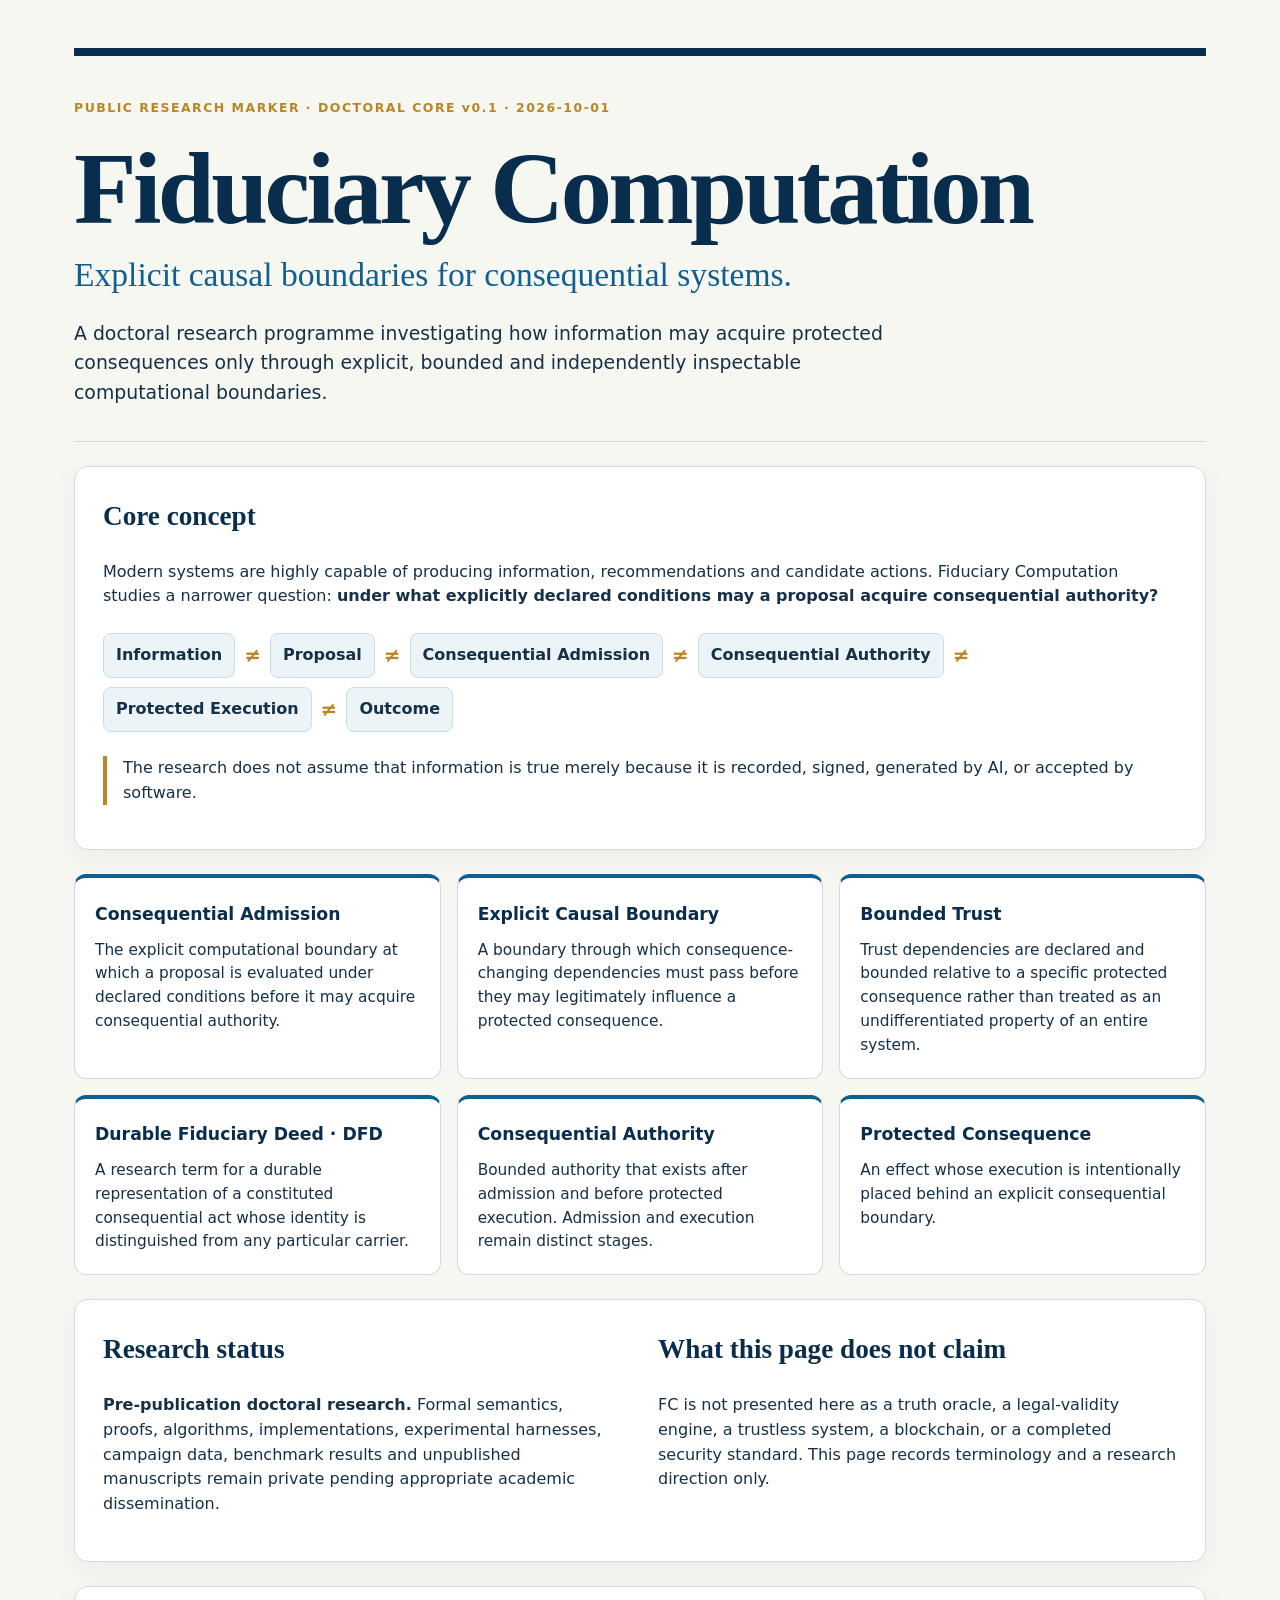
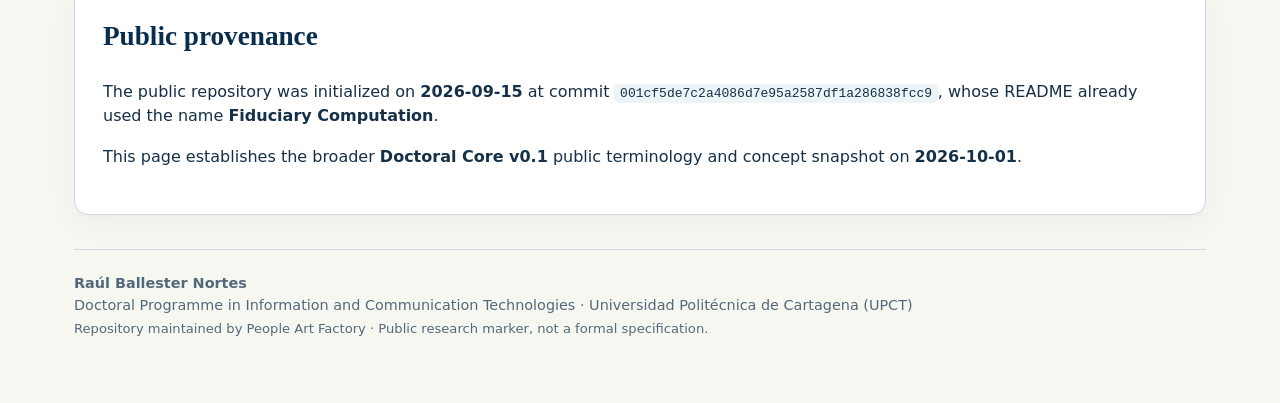
<file: docs/index.html>
<!doctype html>
<html lang="en">
<head>
  <meta charset="utf-8">
  <meta name="viewport" content="width=device-width,initial-scale=1">
  <meta name="description" content="Fiduciary Computation — public doctoral research marker for explicit causal boundaries in consequential systems.">
  <meta name="author" content="Raúl Ballester Nortes">
  <title>Fiduciary Computation — Public Research Marker</title>
  <link rel="stylesheet" href="style.css">
</head>
<body>
  <main>
    <header class="hero">
      <div class="eyebrow">PUBLIC RESEARCH MARKER · DOCTORAL CORE v0.1 · 2026-10-01</div>
      <h1>Fiduciary Computation</h1>
      <p class="subtitle">Explicit causal boundaries for consequential systems.</p>
      <p class="lead">A doctoral research programme investigating how information may acquire protected consequences only through explicit, bounded and independently inspectable computational boundaries.</p>
    </header>

    <section class="panel">
      <h2>Core concept</h2>
      <p>Modern systems are highly capable of producing information, recommendations and candidate actions. Fiduciary Computation studies a narrower question: <strong>under what explicitly declared conditions may a proposal acquire consequential authority?</strong></p>
      <div class="chain" aria-label="Conceptual separation">
        <span>Information</span><b>≠</b><span>Proposal</span><b>≠</b><span>Consequential Admission</span><b>≠</b><span>Consequential Authority</span><b>≠</b><span>Protected Execution</span><b>≠</b><span>Outcome</span>
      </div>
      <p class="note">The research does not assume that information is true merely because it is recorded, signed, generated by AI, or accepted by software.</p>
    </section>

    <section class="grid">
      <article class="card">
        <h3>Consequential Admission</h3>
        <p>The explicit computational boundary at which a proposal is evaluated under declared conditions before it may acquire consequential authority.</p>
      </article>
      <article class="card">
        <h3>Explicit Causal Boundary</h3>
        <p>A boundary through which consequence-changing dependencies must pass before they may legitimately influence a protected consequence.</p>
      </article>
      <article class="card">
        <h3>Bounded Trust</h3>
        <p>Trust dependencies are declared and bounded relative to a specific protected consequence rather than treated as an undifferentiated property of an entire system.</p>
      </article>
      <article class="card">
        <h3>Durable Fiduciary Deed · DFD</h3>
        <p>A research term for a durable representation of a constituted consequential act whose identity is distinguished from any particular carrier.</p>
      </article>
      <article class="card">
        <h3>Consequential Authority</h3>
        <p>Bounded authority that exists after admission and before protected execution. Admission and execution remain distinct stages.</p>
      </article>
      <article class="card">
        <h3>Protected Consequence</h3>
        <p>An effect whose execution is intentionally placed behind an explicit consequential boundary.</p>
      </article>
    </section>

    <section class="panel split">
      <div>
        <h2>Research status</h2>
        <p><strong>Pre-publication doctoral research.</strong> Formal semantics, proofs, algorithms, implementations, experimental harnesses, campaign data, benchmark results and unpublished manuscripts remain private pending appropriate academic dissemination.</p>
      </div>
      <div>
        <h2>What this page does not claim</h2>
        <p>FC is not presented here as a truth oracle, a legal-validity engine, a trustless system, a blockchain, or a completed security standard. This page records terminology and a research direction only.</p>
      </div>
    </section>

    <section class="panel provenance">
      <h2>Public provenance</h2>
      <p>The public repository was initialized on <strong>2026-09-15</strong> at commit <code>001cf5de7c2a4086d7e95a2587df1a286838fcc9</code>, whose README already used the name <strong>Fiduciary Computation</strong>.</p>
      <p>This page establishes the broader <strong>Doctoral Core v0.1</strong> public terminology and concept snapshot on <strong>2026-10-01</strong>.</p>
    </section>

    <footer>
      <strong>Raúl Ballester Nortes</strong><br>
      Doctoral Programme in Information and Communication Technologies · Universidad Politécnica de Cartagena (UPCT)<br>
      <span>Repository maintained by People Art Factory · Public research marker, not a formal specification.</span>
    </footer>
  </main>
</body>
</html>
</file>
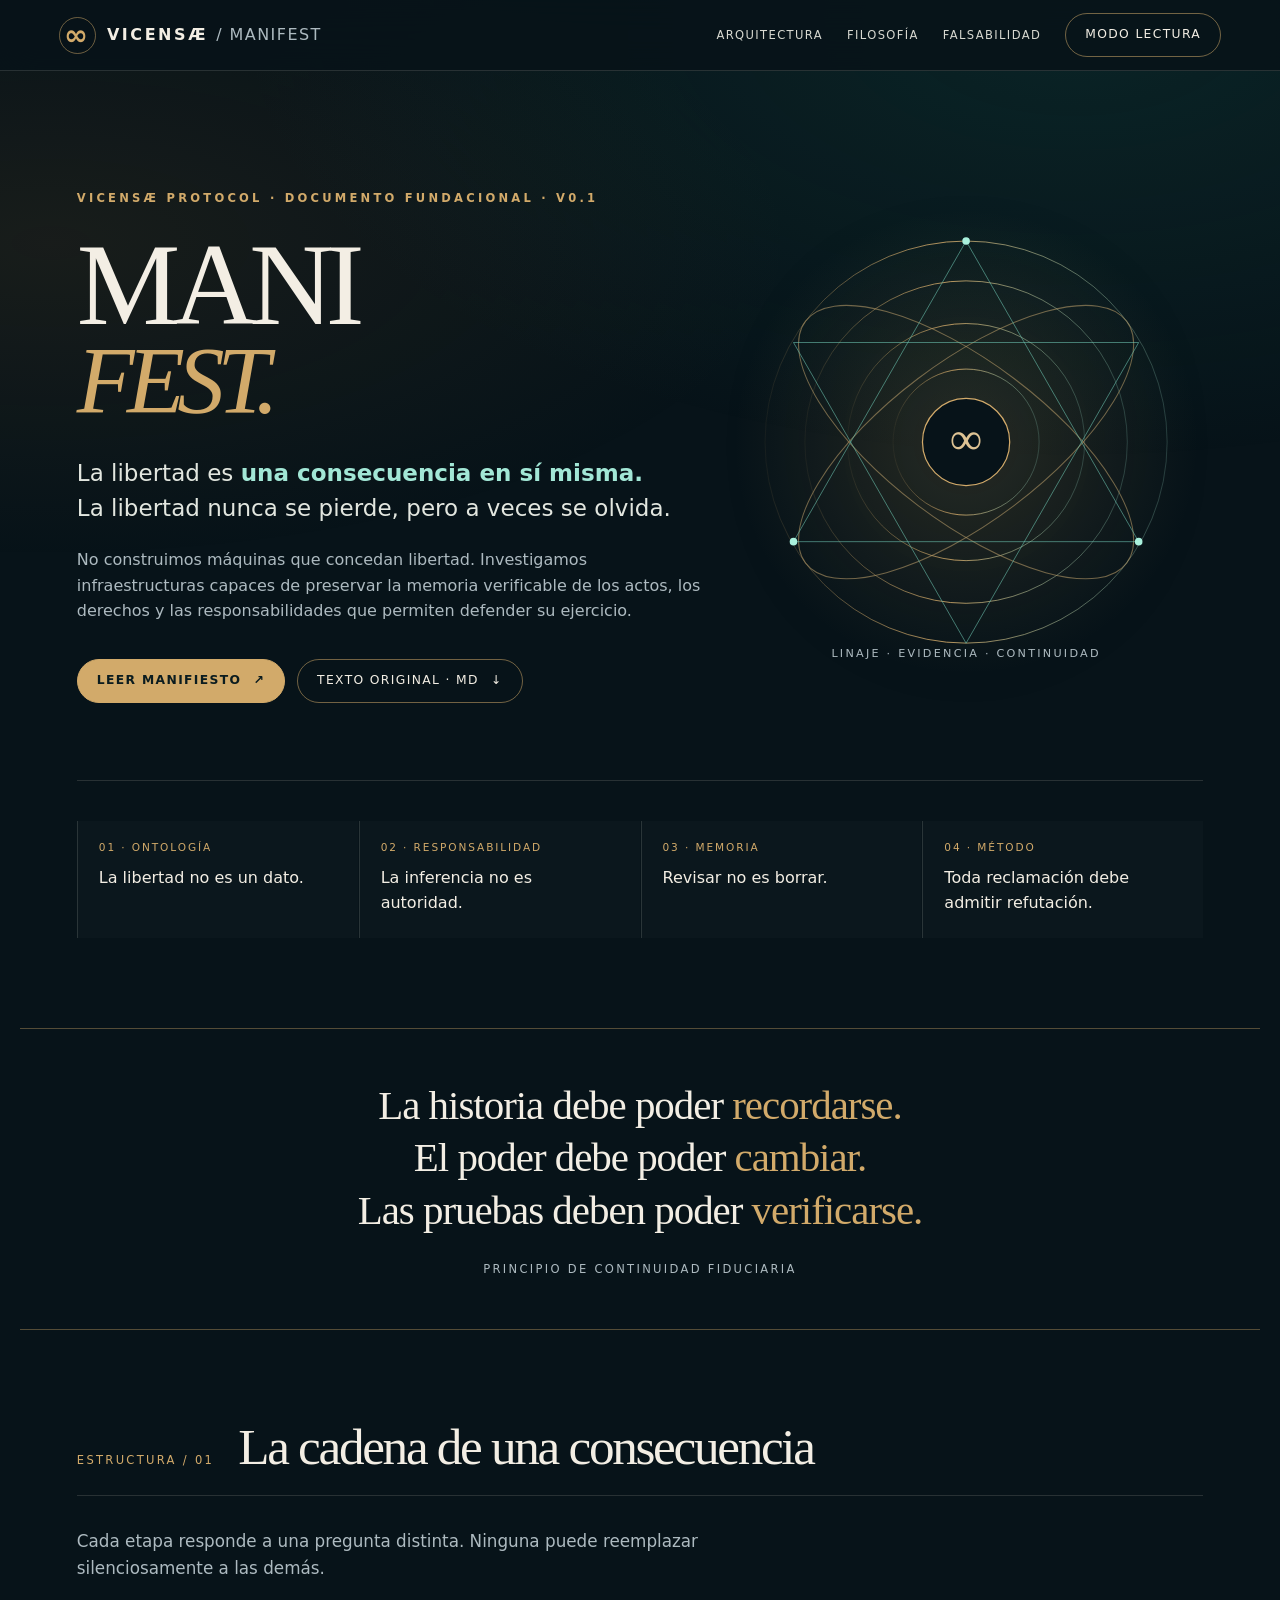
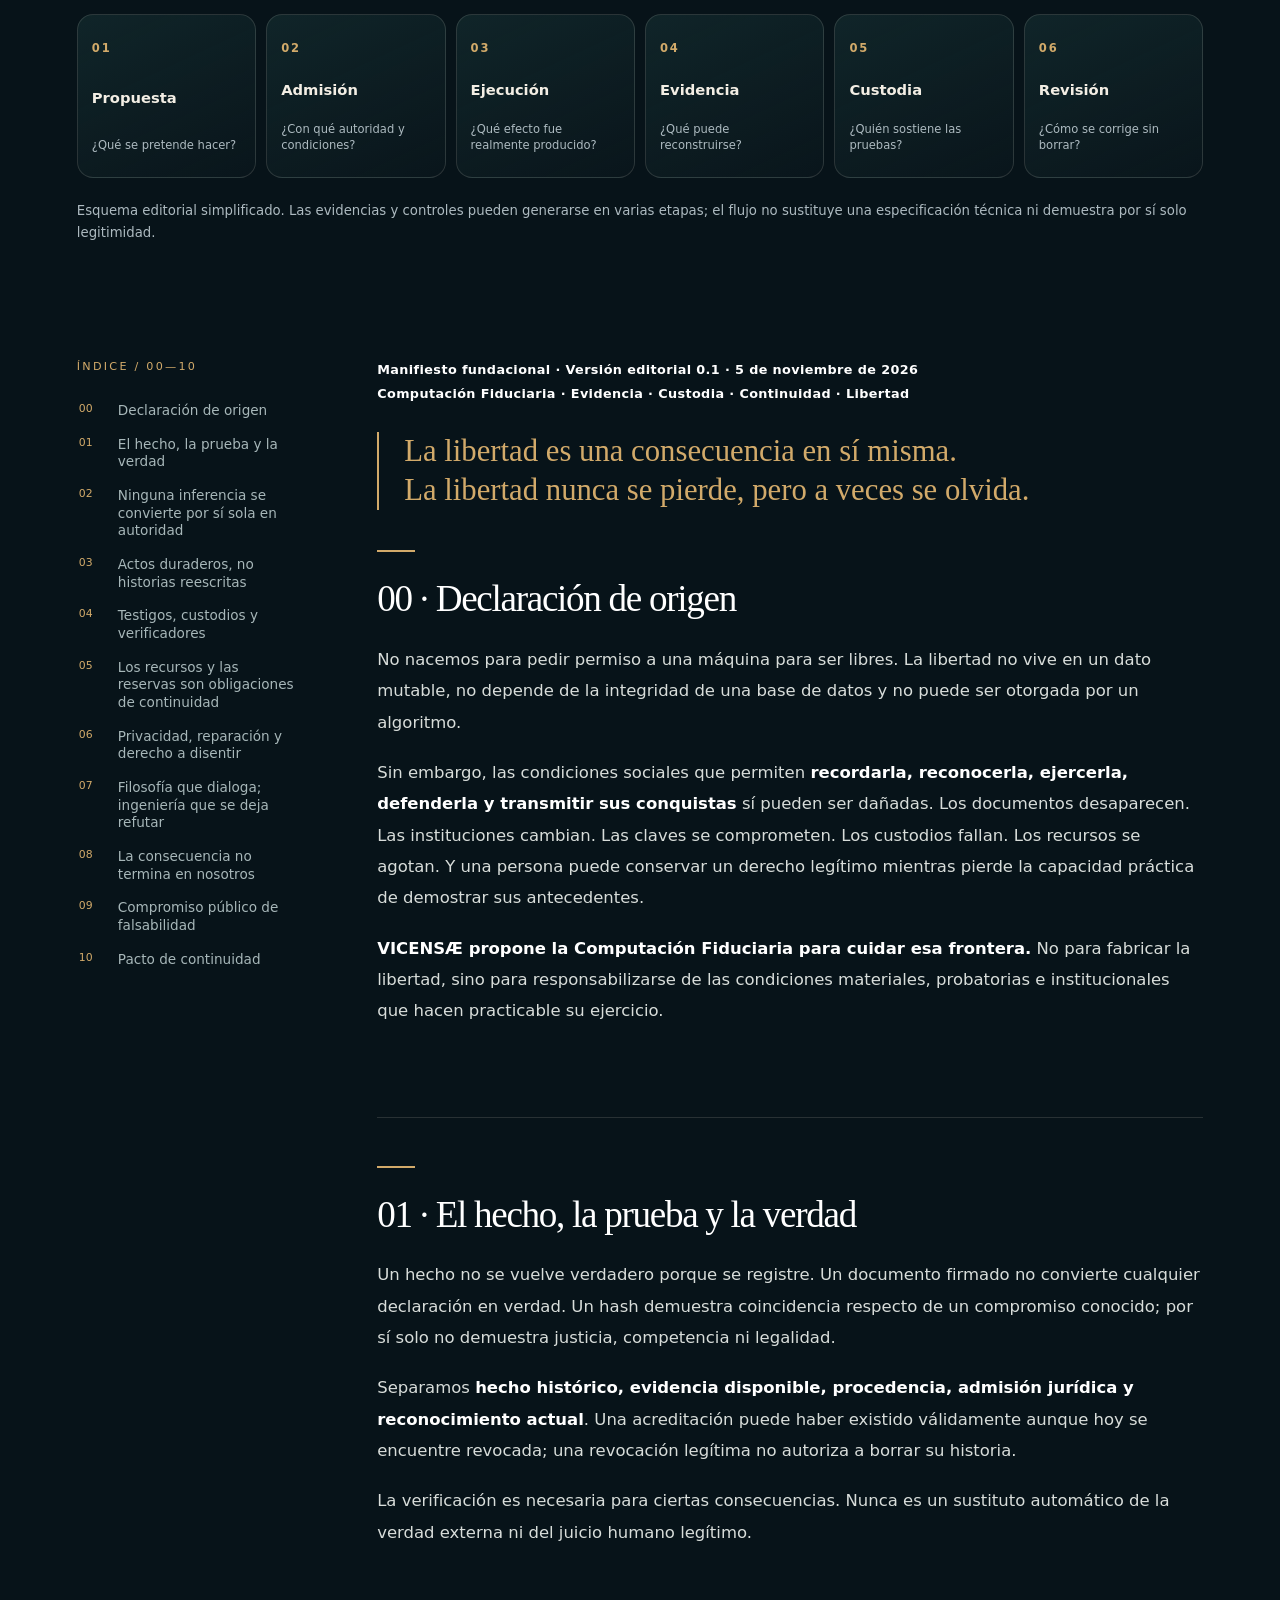
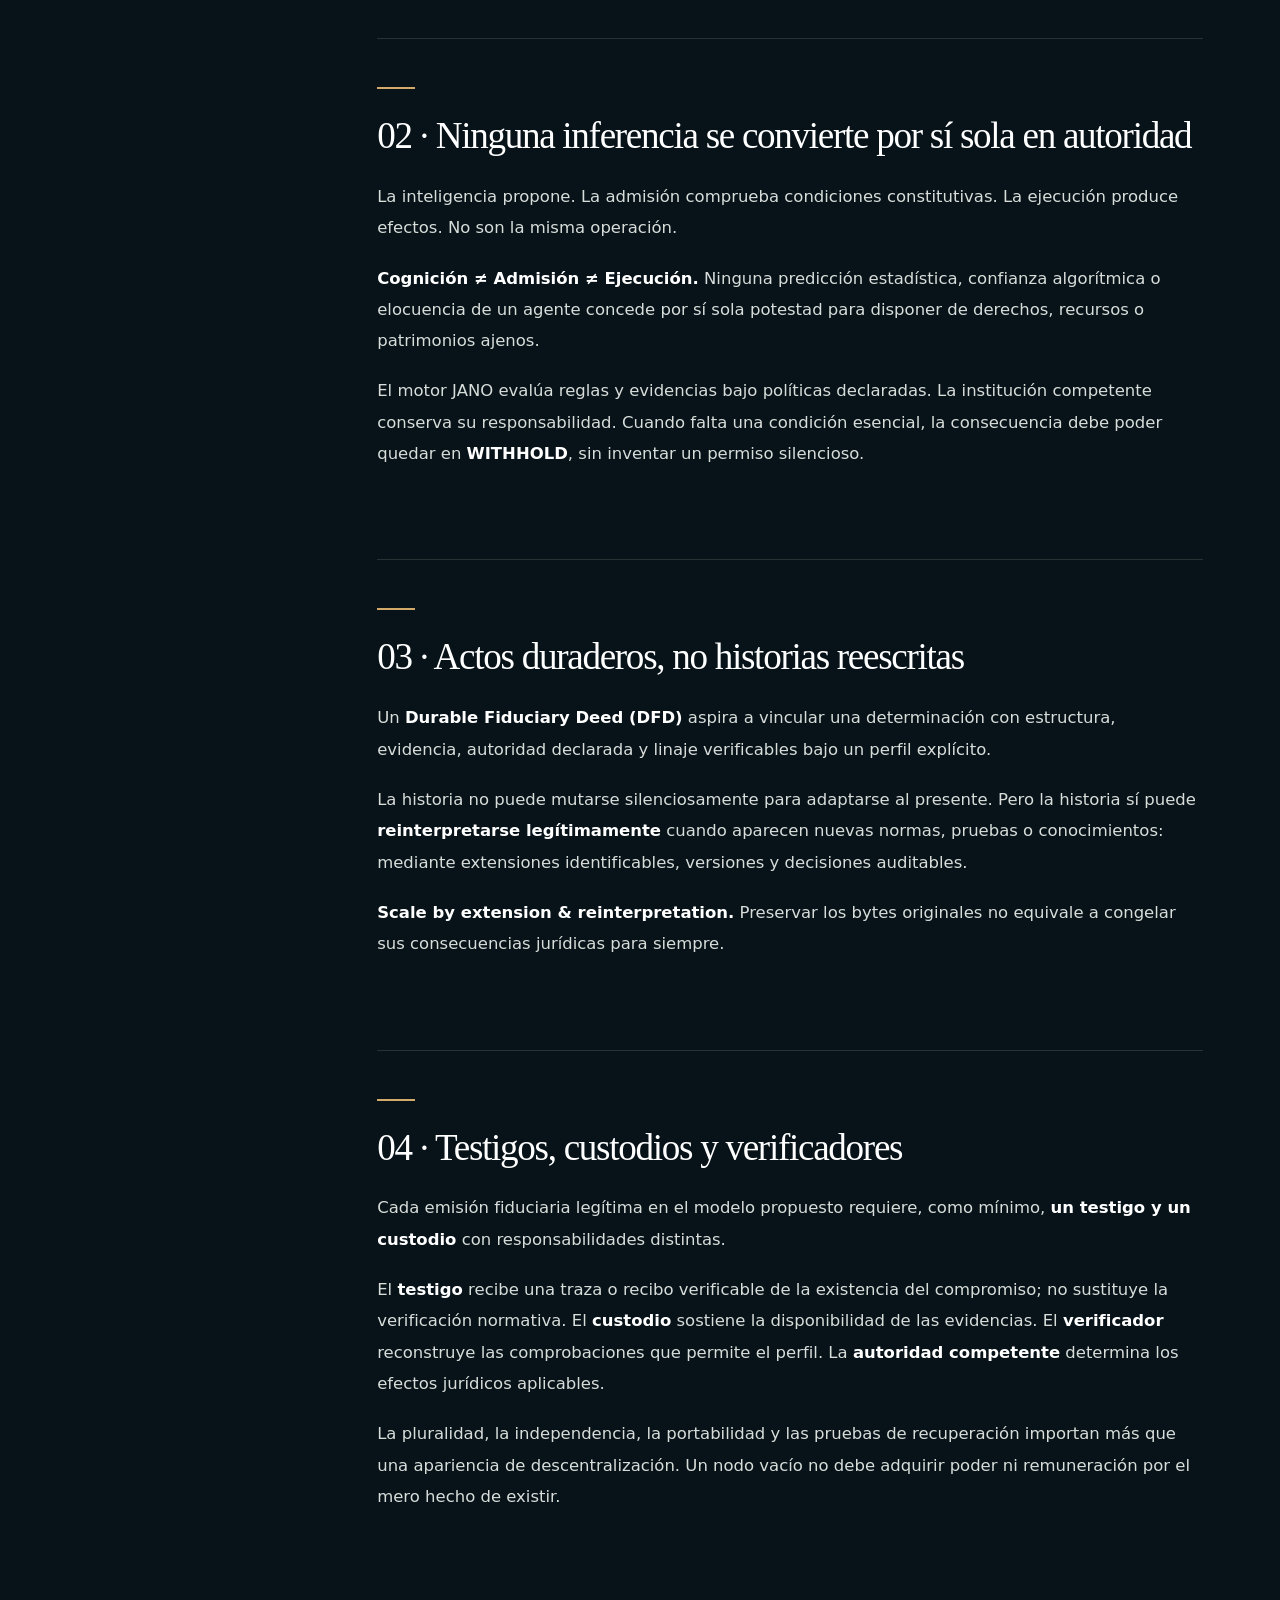
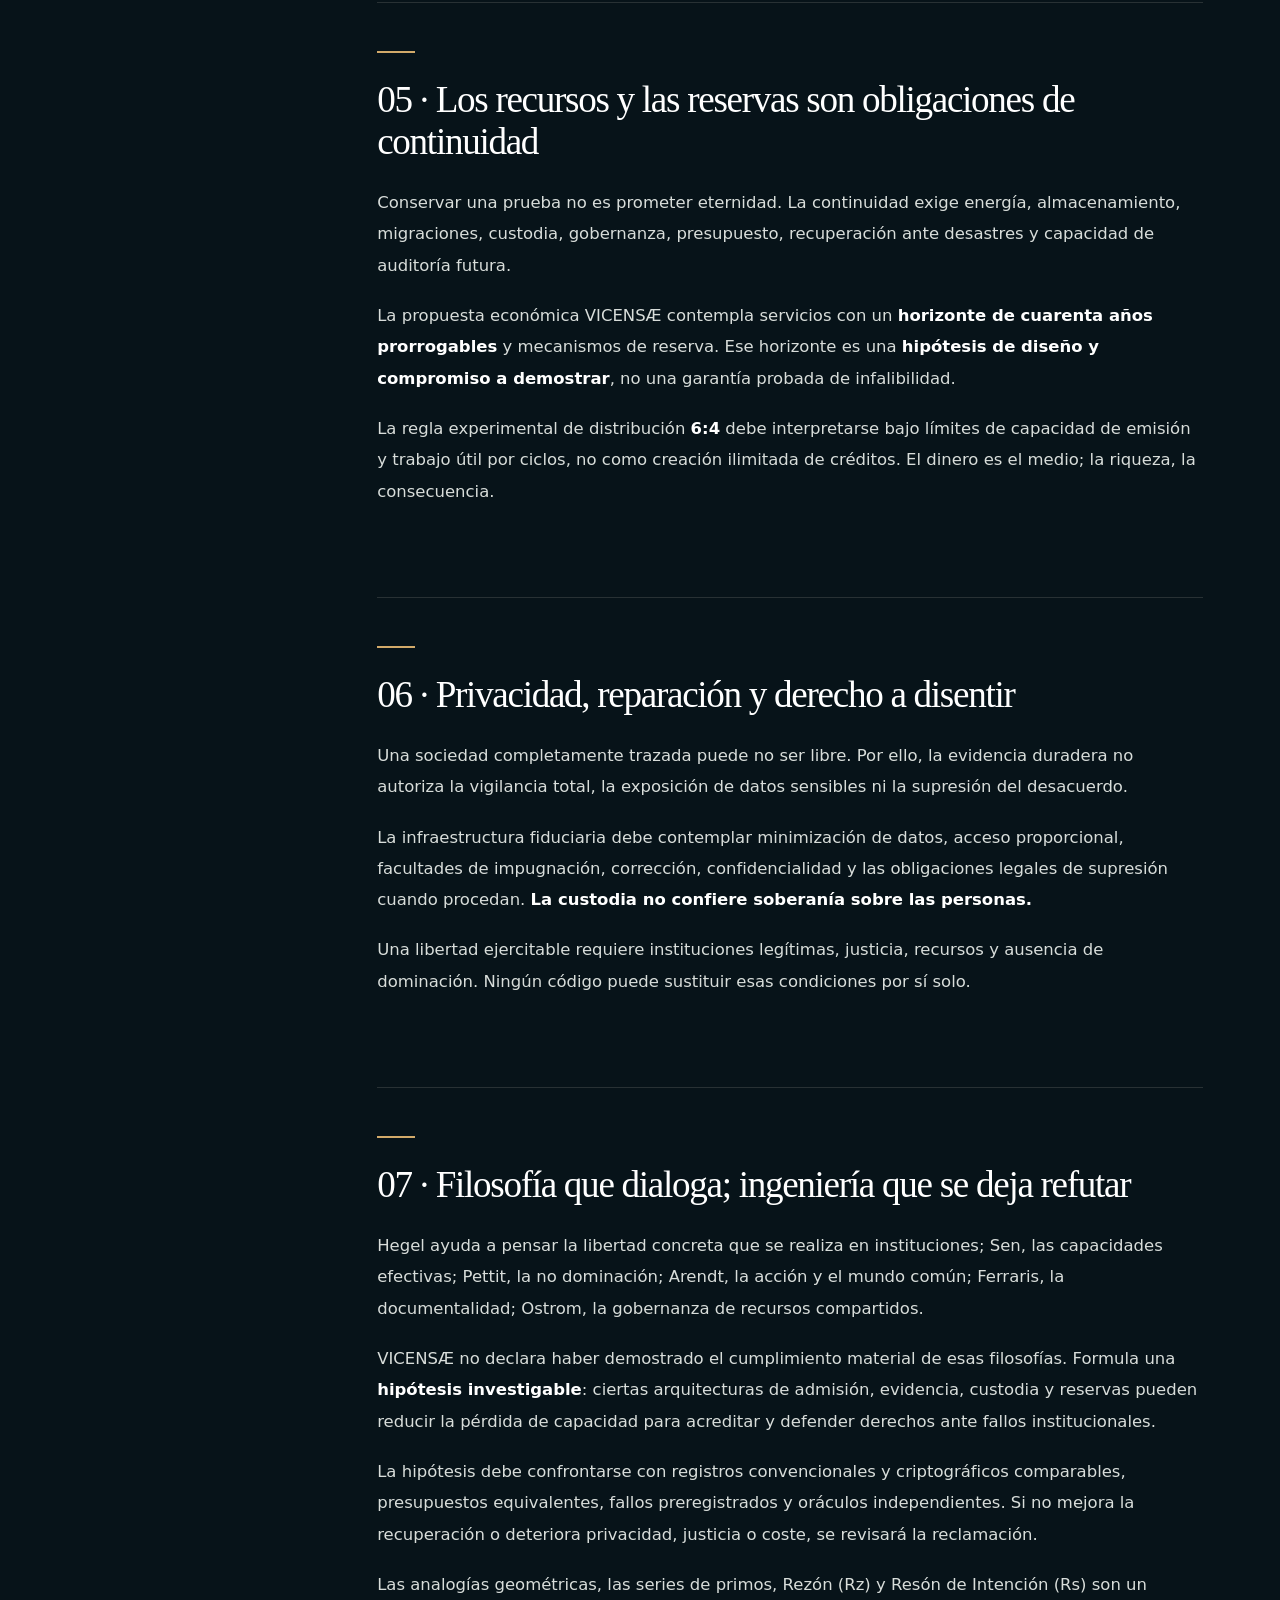
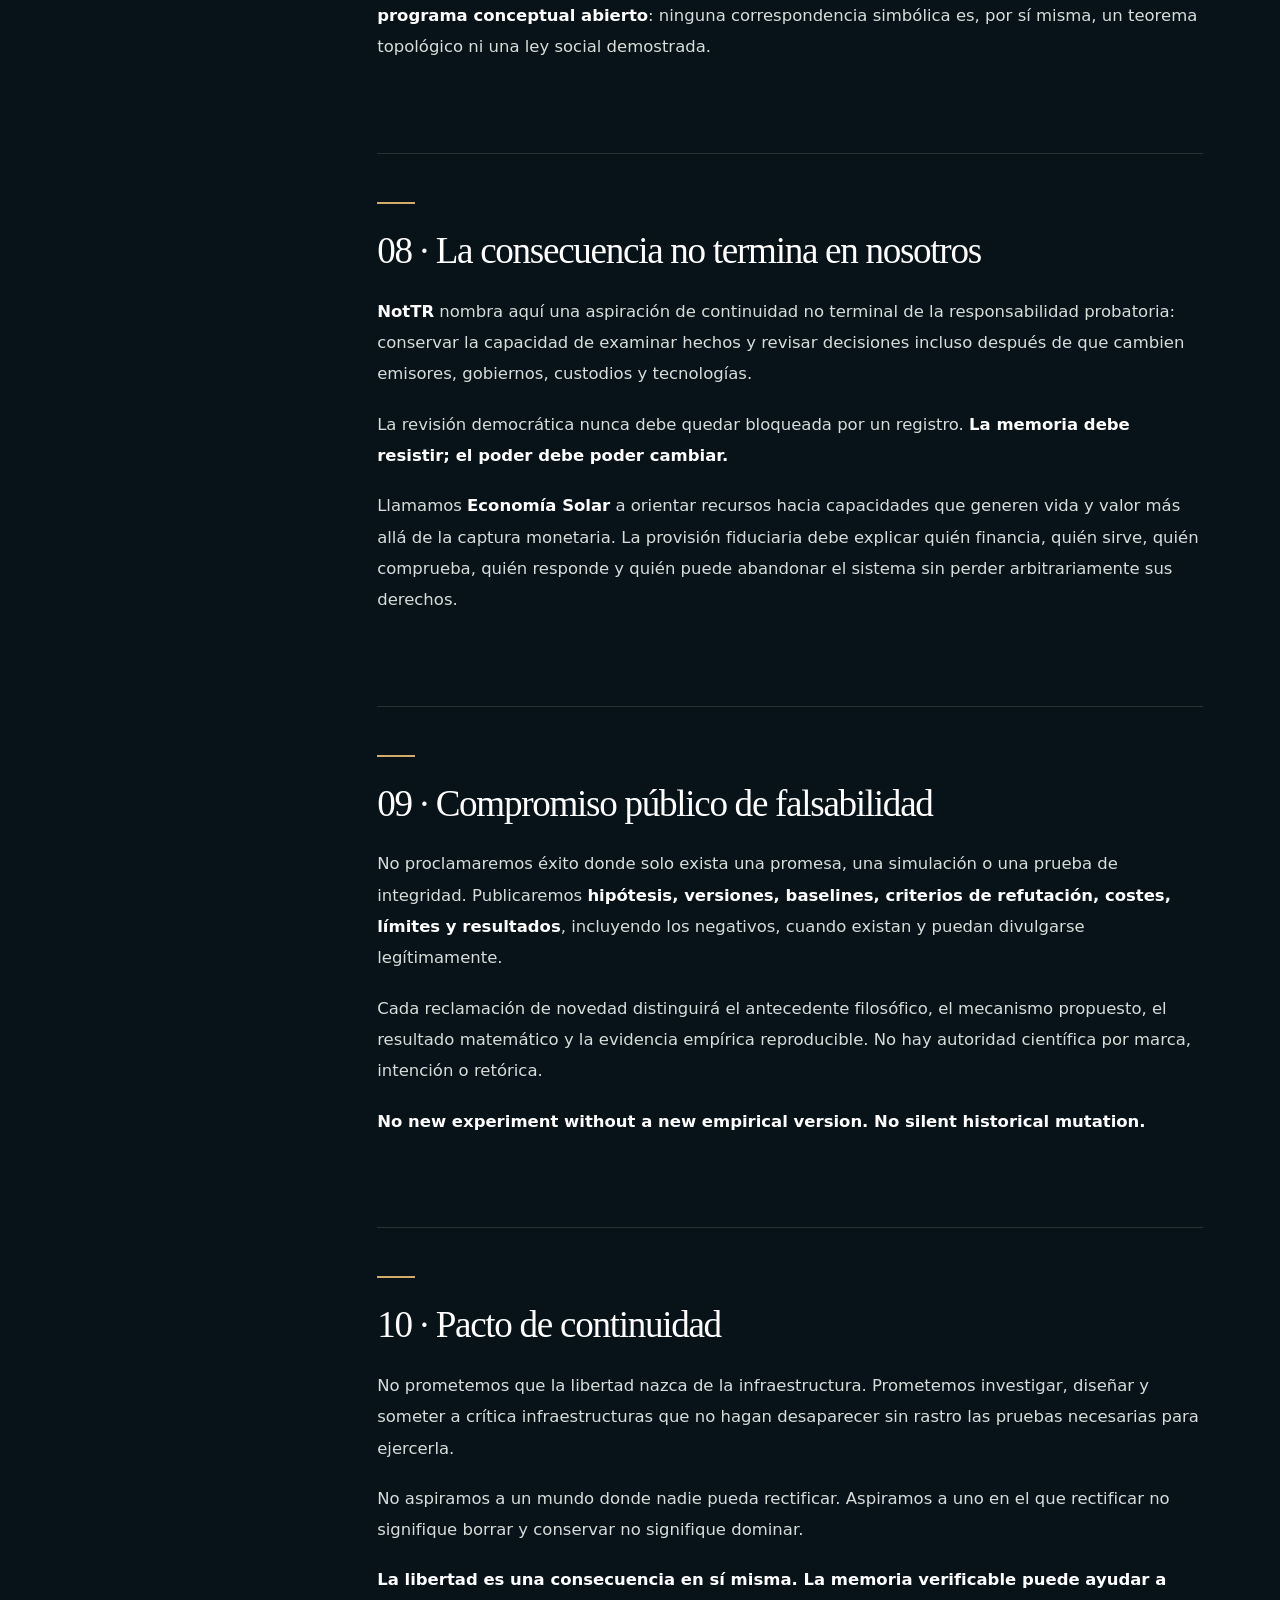
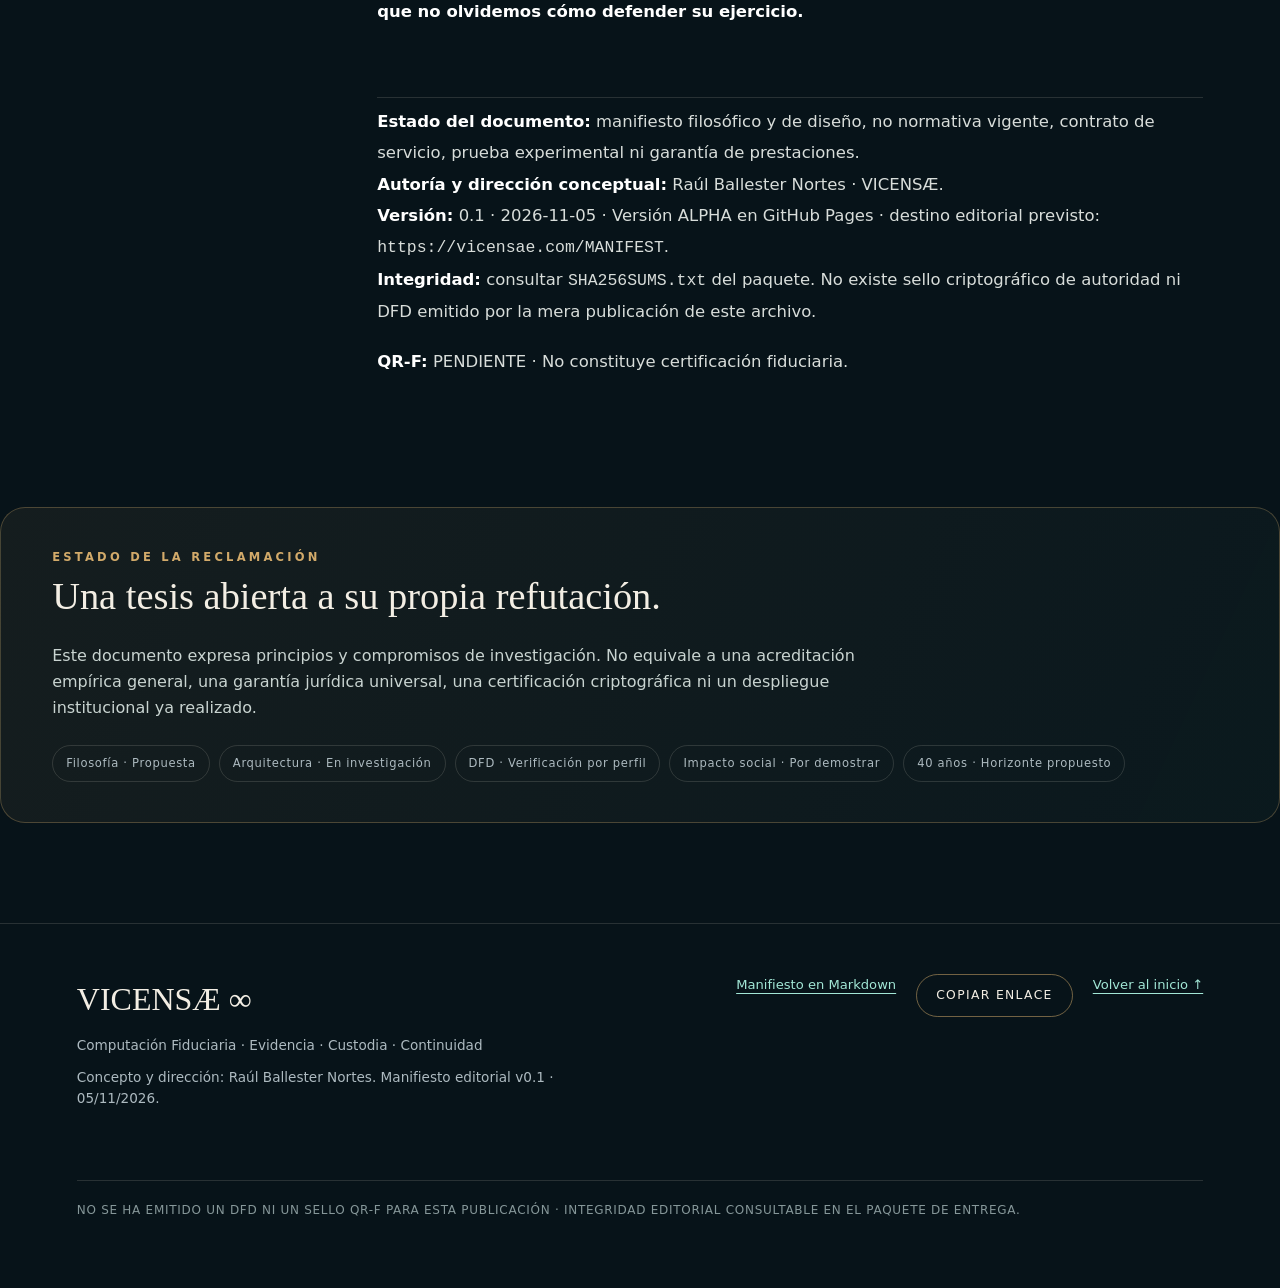
<file: docs/MANIFEST/index.html>
<!doctype html>
<html lang="es">
<head>
  <meta charset="UTF-8">
  <meta name="viewport" content="width=device-width, initial-scale=1">
  <meta name="theme-color" content="#071319">
  <meta name="description" content="VICENSÆ / MANIFEST. La libertad es una consecuencia en sí misma. Computación Fiduciaria, evidencia, continuidad, recursos, reservas y libertad.">
  <meta name="author" content="VICENSÆ · Raúl Ballester Nortes">
  <meta property="og:type" content="website">
  <meta property="og:title" content="VICENSÆ / MANIFEST — La libertad es una consecuencia en sí misma">
  <meta property="og:description" content="Manifiesto fundacional: libertad, evidencia, custodia, continuidad y falsabilidad.">
  <meta property="og:url" content="https://peopleartfactory.github.io/Fiduciary-Computation/MANIFEST/">
  <link rel="canonical" href="https://peopleartfactory.github.io/Fiduciary-Computation/MANIFEST/">
  <title>MANIFEST — VICENSÆ · Fiduciary Computation</title>
  <style>
    :root {color-scheme:dark;--bg:#071319;--ink:#f3eee4;--muted:#adbac0;--gold:#d2aa6a;--line:rgba(236,235,220,.14);--teal:#a2e7d6;--surface:#0d2027;--radius:24px;--reading:900px}
    *{box-sizing:border-box}
    html{scroll-behavior:smooth;scroll-padding-top:100px}
    body{margin:0;background:var(--bg);color:var(--ink);font-family:Inter,ui-sans-serif,system-ui,-apple-system,BlinkMacSystemFont,'Segoe UI',sans-serif;line-height:1.6;min-width:320px;overflow-x:hidden}
    body::before{content:"";position:fixed;z-index:-1;inset:0;pointer-events:none;background:radial-gradient(ellipse 65% 48% at 84% 3%,rgba(25,104,92,.2),transparent),radial-gradient(ellipse 58% 35% at 4% 27%,rgba(165,108,42,.11),transparent)}
    ::selection{background:#c69c55;color:#081316}
    a{color:inherit}
    button{font:inherit}
    .skip{position:absolute;left:16px;top:-60px;padding:12px;background:#fff;color:#000;z-index:100}.skip:focus{top:16px}
    .progress{height:3px;position:fixed;top:0;left:0;right:0;z-index:120;background:transparent}.progress>span{display:block;height:100%;width:0;background:linear-gradient(90deg,var(--gold),var(--teal))}
    .site-header{position:sticky;top:0;z-index:90;background:rgba(7,19,25,.87);backdrop-filter:blur(18px);border-bottom:1px solid var(--line)}
    .bar{max-width:1480px;min-height:70px;padding:12px clamp(20px,4.6vw,70px);margin:auto;display:flex;align-items:center;justify-content:space-between;gap:18px}
    .brand{display:flex;align-items:center;text-decoration:none;white-space:nowrap;gap:11px;font-size:1rem;font-weight:750;letter-spacing:.16em}
    .brand-mark{width:37px;height:37px;border:1px solid rgba(210,170,106,.5);display:grid;place-items:center;border-radius:50%;color:var(--gold);font-size:29px;line-height:1}
    .brand em{font-style:normal;font-weight:450;color:var(--muted);letter-spacing:.09em}
    .header-right{display:flex;align-items:center;gap:24px}.header-right a{font-size:.72rem;letter-spacing:.12em;text-decoration:none;color:#d8d9d1;text-transform:uppercase}.header-right a:hover{color:var(--teal)}
    .action{display:inline-flex;align-items:center;justify-content:center;gap:12px;border:1px solid rgba(210,170,106,.53);border-radius:100px;background:transparent;color:var(--ink);padding:11px 19px;cursor:pointer;text-decoration:none;font-size:.77rem;letter-spacing:.11em;text-transform:uppercase;transition:background .2s,color .2s}
    .action:hover,.action:focus-visible{background:var(--gold);color:#071319;outline:none}
    .action-primary{background:var(--gold);color:#0b1c1f;border-color:var(--gold);font-weight:750}
    .action-primary:hover{background:#e8c995}
    .hero{position:relative;overflow:hidden;max-width:1480px;min-height:710px;margin:0 auto;padding:clamp(65px,9vw,145px) clamp(20px,6vw,90px) 75px;display:grid;grid-template-columns:minmax(0,1fr) minmax(320px,.75fr);align-items:center;gap:20px}
    .hero:after{content:"";position:absolute;left:6%;right:6%;bottom:0;border-bottom:1px solid var(--line)}
    .eyebrow{color:var(--gold);font-size:.72rem;font-weight:700;letter-spacing:.28em;text-transform:uppercase}
    .hero h1{font-family:Georgia,'Times New Roman',serif;font-size:clamp(4.1rem,9.1vw,9.5rem);font-weight:400;line-height:.91;letter-spacing:-.065em;margin:24px 0 32px}
    .hero h1 span{display:block;font-style:italic;color:var(--gold);font-size:clamp(3.2rem,7.4vw,7.7rem)}
    .hero-lead{max-width:700px;font-size:clamp(1.2rem,1.8vw,1.65rem);line-height:1.5;color:#e2e6df;margin:0}
    .hero-lead strong{font-weight:650;color:var(--teal)}
    .hero-small{max-width:640px;color:var(--muted);font-size:1rem;margin:22px 0 35px}
    .hero-actions{display:flex;gap:12px;flex-wrap:wrap}
    .orb{max-width:550px;justify-self:center;width:100%;aspect-ratio:1;position:relative;filter:drop-shadow(0 0 90px rgba(153,157,97,.08))}
    .orb svg{width:100%;height:100%;overflow:visible}
    .orb .rotate{animation:orbit 60s linear infinite;transform-origin:250px 250px}.orb .counter{animation:orbit 78s linear infinite reverse;transform-origin:250px 250px}
    @keyframes orbit{to{transform:rotate(360deg)}}
    .orb-label{position:absolute;bottom:5%;width:100%;text-align:center;text-transform:uppercase;color:var(--muted);font-size:.7rem;letter-spacing:.2em}
    .truth-strip{margin:40px auto 0;max-width:1480px;padding:0 clamp(20px,6vw,90px);display:grid;grid-template-columns:repeat(4,1fr);gap:1px}
    .truth-strip>div{border-left:1px solid var(--line);padding:18px 21px 22px;background:rgba(255,255,255,.018)}
    .truth-strip small{display:block;font-size:.66rem;letter-spacing:.18em;color:var(--gold);margin-bottom:9px}
    .truth-strip strong{display:block;font-weight:500;font-size:1rem}
    .banner{max-width:1240px;margin:90px auto 90px;padding:50px clamp(20px,4vw,68px);border-top:1px solid rgba(211,170,106,.38);border-bottom:1px solid rgba(211,170,106,.38);text-align:center;position:relative}
    .banner p{font-family:Georgia,'Times New Roman',serif;font-size:clamp(1.8rem,3.2vw,3.2rem);line-height:1.28;letter-spacing:-.025em;margin:0}
    .banner p em{color:var(--gold);font-style:normal}
    .banner small{display:block;margin-top:24px;font-size:.72rem;letter-spacing:.2em;color:var(--muted)}
    .architecture{max-width:1480px;margin:auto;padding:0 clamp(20px,6vw,90px) 115px}
    .section-head{display:flex;align-items:baseline;gap:24px;border-bottom:1px solid var(--line);padding-bottom:22px;margin-bottom:32px}
    .section-head .n{font-size:.72rem;letter-spacing:.2em;color:var(--gold)}
    .section-head h2{font-family:Georgia,serif;font-size:clamp(2rem,4vw,4rem);font-weight:400;letter-spacing:-.045em;line-height:1.05;margin:0}
    .architecture-intro{color:var(--muted);font-size:1.05rem;max-width:650px;margin-bottom:32px}
    .flow{display:grid;grid-template-columns:repeat(6,minmax(0,1fr));gap:10px}
    .flow-node{border:1px solid var(--line);background:linear-gradient(155deg,rgba(44,91,89,.25),rgba(255,255,255,.012));padding:24px 14px;min-height:140px;border-radius:16px;display:flex;flex-direction:column;justify-content:space-between;gap:20px}
    .flow-node b{color:var(--gold);font-size:.72rem;letter-spacing:.16em}.flow-node strong{font-size:.92rem;font-weight:650}.flow-node small{font-size:.72rem;color:var(--muted);line-height:1.4}
    .flow-note{color:var(--muted);font-size:.83rem;margin:22px 0 0}
    .content-grid{max-width:1480px;padding:0 clamp(20px,6vw,90px);margin:0 auto 110px;display:grid;grid-template-columns:230px minmax(0,1fr);gap:clamp(30px,5.5vw,100px)}
    aside{position:relative}aside .sticky{position:sticky;top:105px;display:grid;gap:0}aside .side-title{font-size:.7rem;letter-spacing:.2em;color:var(--gold);padding-bottom:18px}aside a{display:flex;gap:14px;padding:8px 9px 8px 0;border-left:2px solid transparent;text-decoration:none;color:#a7b7b9;font-size:.85rem;line-height:1.3}aside a:hover,aside a.current{color:#fff;border-left-color:var(--gold);padding-left:12px}aside .nav-index{font-size:.68rem;color:var(--gold);min-width:25px}
    .manuscript{max-width:var(--reading);min-width:0}.manuscript h2{font-family:Georgia,serif;font-size:clamp(1.85rem,2.9vw,3.1rem);font-weight:400;letter-spacing:-.035em;line-height:1.13;margin:90px 0 24px;color:#fff;scroll-margin-top:120px}
    .manuscript h2:first-of-type{margin-top:35px}.manuscript p{font-size:1.03rem;line-height:1.9;color:#d8ddda;margin:0 0 19px}.manuscript strong{color:#fff;font-weight:670}.manuscript blockquote{border-left:2px solid var(--gold);margin:25px 0 40px;padding:0 0 0 25px}.manuscript blockquote p{font-family:Georgia,serif;font-size:clamp(1.6rem,2.4vw,2.5rem);color:var(--gold);line-height:1.28}
    .manuscript h2:before{content:"";display:block;width:38px;border-top:2px solid var(--gold);margin-bottom:26px}.manuscript h2 ~ h2{border-top:1px solid var(--line);padding-top:48px}
    .manuscript>p:first-child,.manuscript>p:nth-child(2){font-size:.8rem;letter-spacing:.03em;color:var(--muted)}.manuscript hr{border:0;border-top:1px solid var(--line);margin-top:70px}
    .status{margin:0 auto 100px;max-width:1300px;border:1px solid rgba(210,170,106,.3);border-radius:25px;padding:40px clamp(20px,4vw,60px);background:linear-gradient(115deg,rgba(210,170,106,.07),rgba(88,143,130,.05))}
    .status h2{font-family:Georgia,serif;font-size:clamp(1.9rem,3vw,2.9rem);font-weight:400;margin:0 0 14px}.status p{max-width:850px;color:#c9d4d1}.chips{display:flex;gap:9px;flex-wrap:wrap;margin-top:25px}.chip{border:1px solid var(--line);color:var(--muted);font-size:.72rem;padding:8px 13px;border-radius:30px;letter-spacing:.06em}
    .footer{border-top:1px solid var(--line);padding:50px clamp(20px,6vw,90px) 70px}.footer-inner{max-width:1300px;margin:auto;display:grid;grid-template-columns:1fr 1fr;gap:40px}.footer strong{font-family:Georgia,serif;font-size:2rem;font-weight:400}.footer p{font-size:.85rem;color:var(--muted);margin:10px 0}.footer-links{display:flex;gap:20px;flex-wrap:wrap;align-content:start;justify-content:flex-end;font-size:.82rem}.footer-links a{color:var(--teal);text-underline-offset:4px}.copyright{margin-top:60px;font-size:.75rem;color:#869799;border-top:1px solid var(--line);padding-top:20px;letter-spacing:.06em}
    .toast{position:fixed;bottom:20px;left:50%;transform:translate(-50%,30px);padding:13px 20px;color:#071319;background:var(--teal);border-radius:50px;z-index:100;box-shadow:0 14px 35px #0005;opacity:0;pointer-events:none;transition:.25s;font-size:.85rem}.toast.show{transform:translate(-50%,0);opacity:1}
    .reading-mode{--bg:#eee9de;--ink:#17282a;--muted:#566966;--line:rgba(40,62,60,.17);--surface:#e9e2d5;color:var(--ink)}
    .reading-mode::before{display:none}.reading-mode .site-header{background:rgba(238,233,222,.93)}.reading-mode .header-right a,.reading-mode .hero-lead,.reading-mode .manuscript strong,.reading-mode .manuscript h2,.reading-mode .manuscript p,.reading-mode .banner p,.reading-mode .status h2{color:#17282a}.reading-mode .flow-node{background:#e8e3d9}.reading-mode .brand{color:#17282a}.reading-mode .action{color:#17282a}.reading-mode .action-primary{color:#071319}.reading-mode .manuscript blockquote p{color:#7a4d1c}.reading-mode aside a{color:#536765}.reading-mode aside a.current{color:#122825}.reading-mode .hero h1{color:#17282a}
    @media(max-width:1070px){.header-right .nav-link{display:none}.hero{grid-template-columns:1fr;min-height:0;padding-top:100px}.orb{position:absolute;right:-120px;top:8px;width:440px;opacity:.28;z-index:-1}.truth-strip{grid-template-columns:repeat(2,1fr)}.content-grid{grid-template-columns:1fr}aside{display:none}.flow{grid-template-columns:repeat(3,1fr)}}
    @media(max-width:600px){.orb-label{display:none}.hero{padding-top:75px}.hero h1{font-size:clamp(3.75rem,17vw,5.4rem)}.hero h1 span{font-size:clamp(3rem,12vw,4.6rem)}.orb{right:-180px;top:20px;width:430px}.truth-strip{grid-template-columns:1fr 1fr;margin-top:10px}.truth-strip>div{padding:16px 11px}.truth-strip strong{font-size:.88rem}.banner{margin:65px 20px}.flow{grid-template-columns:repeat(2,1fr)}.flow-node{min-height:130px}.footer-inner{grid-template-columns:1fr}.footer-links{justify-content:start}.header-right .action{padding:9px 12px;font-size:.65rem}.brand em{display:none}.manuscript h2{margin-top:65px}.status{margin:0 20px 80px}.hero-actions .action{font-size:.68rem}}
    @media(prefers-reduced-motion:reduce){html{scroll-behavior:auto}*,*::before,*::after{animation-duration:.01ms!important;transition-duration:.01ms!important}}
  </style>
</head>
<body>
<a class="skip" href="#manifesto">Ir al manifiesto</a>
<div class="progress" aria-hidden="true"><span id="reading-progress"></span></div>
<header class="site-header"><div class="bar">
  <a class="brand" href="#inicio" aria-label="VICENSÆ inicio"><span class="brand-mark" aria-hidden="true">∞</span><span>VICENSÆ <em>/ MANIFEST</em></span></a>
  <div class="header-right"><a class="nav-link" href="#arquitectura">Arquitectura</a><a class="nav-link" href="#filosofia">Filosofía</a><a class="nav-link" href="#falsabilidad">Falsabilidad</a><button type="button" class="action" id="reading-button" aria-pressed="false">Modo lectura</button></div>
</div></header>
<main id="inicio">
<section class="hero" aria-labelledby="headline">
  <div class="hero-content">
    <div class="eyebrow">VICENSÆ PROTOCOL · DOCUMENTO FUNDACIONAL · v0.1</div>
    <h1 id="headline">MANI<span>FEST.</span></h1>
    <p class="hero-lead">La libertad es <strong>una consecuencia en sí misma.</strong><br>La libertad nunca se pierde, pero a veces se olvida.</p>
    <p class="hero-small">No construimos máquinas que concedan libertad. Investigamos infraestructuras capaces de preservar la memoria verificable de los actos, los derechos y las responsabilidades que permiten defender su ejercicio.</p>
    <div class="hero-actions"><a class="action action-primary" href="#manifesto">Leer manifiesto <span aria-hidden="true">↗</span></a><a class="action" href="./manifesto.md" download>Texto original · MD <span aria-hidden="true">↓</span></a></div>
  </div>
  <div class="orb" role="img" aria-label="Representación abstracta de continuidad, ciclos de evidencia y custodia. No representa un teorema matemático.">
    <svg viewBox="0 0 500 500" xmlns="http://www.w3.org/2000/svg" aria-hidden="true">
      <defs><radialGradient id="halo"><stop offset="0" stop-color="#aa8b4f" stop-opacity=".19"/><stop offset="1" stop-color="#aa8b4f" stop-opacity="0"/></radialGradient><linearGradient id="ring"><stop stop-color="#d2aa6a" stop-opacity=".06"/><stop offset=".45" stop-color="#d2aa6a" stop-opacity=".9"/><stop offset="1" stop-color="#9ee7d5" stop-opacity=".2"/></linearGradient></defs>
      <circle cx="250" cy="250" r="245" fill="url(#halo)"/>
      <g fill="none" stroke="url(#ring)" stroke-width="1"><circle cx="250" cy="250" r="212"/><circle cx="250" cy="250" r="170"/><circle cx="250" cy="250" r="125"/><circle cx="250" cy="250" r="77"/></g>
      <g class="rotate" fill="none" stroke="#c3a46e" stroke-opacity=".55" stroke-width="1.1"><ellipse cx="250" cy="250" rx="212" ry="84" transform="rotate(-37 250 250)"/><ellipse cx="250" cy="250" rx="212" ry="84" transform="rotate(37 250 250)"/></g>
      <g class="counter" fill="none" stroke="#72cdb9" stroke-opacity=".58" stroke-width="1"><path d="M250 38L432 355L68 355Z"/><path d="M250 462L68 145L432 145Z"/></g>
      <circle cx="250" cy="250" r="46" stroke="#d2aa6a" fill="#071319" stroke-width="1.3"/>
      <text x="250" y="263" text-anchor="middle" font-family="Georgia,serif" font-size="48" fill="#dec394">∞</text>
      <g fill="#a9f1dd"><circle cx="250" cy="38" r="4"/><circle cx="432" cy="355" r="4"/><circle cx="68" cy="355" r="4"/></g>
    </svg><div class="orb-label">LINAJE · EVIDENCIA · CONTINUIDAD</div>
  </div>
</section>
<section class="truth-strip" aria-label="Cuatro compromisos del manifiesto">
  <div><small>01 · ONTOLOGÍA</small><strong>La libertad no es un dato.</strong></div>
  <div><small>02 · RESPONSABILIDAD</small><strong>La inferencia no es autoridad.</strong></div>
  <div><small>03 · MEMORIA</small><strong>Revisar no es borrar.</strong></div>
  <div><small>04 · MÉTODO</small><strong>Toda reclamación debe admitir refutación.</strong></div>
</section>
<div class="banner"><p>La historia debe poder <em>recordarse.</em><br>El poder debe poder <em>cambiar.</em><br>Las pruebas deben poder <em>verificarse.</em></p><small>PRINCIPIO DE CONTINUIDAD FIDUCIARIA</small></div>
<section id="arquitectura" class="architecture" aria-labelledby="architecture-title"><div class="section-head"><span class="n">ESTRUCTURA  /  01</span><h2 id="architecture-title">La cadena de una consecuencia</h2></div>
  <p class="architecture-intro">Cada etapa responde a una pregunta distinta. Ninguna puede reemplazar silenciosamente a las demás.</p>
  <div class="flow">
    <div class="flow-node"><b>01</b><strong>Propuesta</strong><small>¿Qué se pretende hacer?</small></div>
    <div class="flow-node"><b>02</b><strong>Admisión</strong><small>¿Con qué autoridad y condiciones?</small></div>
    <div class="flow-node"><b>03</b><strong>Ejecución</strong><small>¿Qué efecto fue realmente producido?</small></div>
    <div class="flow-node"><b>04</b><strong>Evidencia</strong><small>¿Qué puede reconstruirse?</small></div>
    <div class="flow-node"><b>05</b><strong>Custodia</strong><small>¿Quién sostiene las pruebas?</small></div>
    <div class="flow-node"><b>06</b><strong>Revisión</strong><small>¿Cómo se corrige sin borrar?</small></div>
  </div><p class="flow-note">Esquema editorial simplificado. Las evidencias y controles pueden generarse en varias etapas; el flujo no sustituye una especificación técnica ni demuestra por sí solo legitimidad.</p>
</section>
<section class="content-grid" id="manifesto" aria-label="Texto íntegro del manifiesto">
  <aside><div class="sticky"><span class="side-title">ÍNDICE / 00—10</span><a href="#origen" data-section="origen"><span class="nav-index">00</span> Declaración de origen</a><a href="#verdad" data-section="verdad"><span class="nav-index">01</span> El hecho, la prueba y la verdad</a><a href="#autoridad" data-section="autoridad"><span class="nav-index">02</span> Ninguna inferencia se convierte por sí sola en autoridad</a><a href="#historia" data-section="historia"><span class="nav-index">03</span> Actos duraderos, no historias reescritas</a><a href="#custodia" data-section="custodia"><span class="nav-index">04</span> Testigos, custodios y verificadores</a><a href="#reservas" data-section="reservas"><span class="nav-index">05</span> Los recursos y las reservas son obligaciones de continuidad</a><a href="#derechos" data-section="derechos"><span class="nav-index">06</span> Privacidad, reparación y derecho a disentir</a><a href="#filosofia" data-section="filosofia"><span class="nav-index">07</span> Filosofía que dialoga; ingeniería que se deja refutar</a><a href="#continuidad" data-section="continuidad"><span class="nav-index">08</span> La consecuencia no termina en nosotros</a><a href="#falsabilidad" data-section="falsabilidad"><span class="nav-index">09</span> Compromiso público de falsabilidad</a><a href="#pacto" data-section="pacto"><span class="nav-index">10</span> Pacto de continuidad</a></div></aside>
  <article class="manuscript" aria-label="Manifiesto completo"><p><strong>Manifiesto fundacional · Versión editorial 0.1 · 5 de noviembre de 2026</strong><br />
<strong>Computación Fiduciaria · Evidencia · Custodia · Continuidad · Libertad</strong></p>
<blockquote>
<p>La libertad es una consecuencia en sí misma.<br />
La libertad nunca se pierde, pero a veces se olvida.</p>
</blockquote>
<h2 id="origen" tabindex="-1">00 · Declaración de origen</h2>
<p>No nacemos para pedir permiso a una máquina para ser libres. La libertad no vive en un dato mutable, no depende de la integridad de una base de datos y no puede ser otorgada por un algoritmo.</p>
<p>Sin embargo, las condiciones sociales que permiten <strong>recordarla, reconocerla, ejercerla, defenderla y transmitir sus conquistas</strong> sí pueden ser dañadas. Los documentos desaparecen. Las instituciones cambian. Las claves se comprometen. Los custodios fallan. Los recursos se agotan. Y una persona puede conservar un derecho legítimo mientras pierde la capacidad práctica de demostrar sus antecedentes.</p>
<p><strong>VICENSÆ propone la Computación Fiduciaria para cuidar esa frontera.</strong> No para fabricar la libertad, sino para responsabilizarse de las condiciones materiales, probatorias e institucionales que hacen practicable su ejercicio.</p>
<h2 id="verdad" tabindex="-1">01 · El hecho, la prueba y la verdad</h2>
<p>Un hecho no se vuelve verdadero porque se registre. Un documento firmado no convierte cualquier declaración en verdad. Un hash demuestra coincidencia respecto de un compromiso conocido; por sí solo no demuestra justicia, competencia ni legalidad.</p>
<p>Separamos <strong>hecho histórico, evidencia disponible, procedencia, admisión jurídica y reconocimiento actual</strong>. Una acreditación puede haber existido válidamente aunque hoy se encuentre revocada; una revocación legítima no autoriza a borrar su historia.</p>
<p>La verificación es necesaria para ciertas consecuencias. Nunca es un sustituto automático de la verdad externa ni del juicio humano legítimo.</p>
<h2 id="autoridad" tabindex="-1">02 · Ninguna inferencia se convierte por sí sola en autoridad</h2>
<p>La inteligencia propone. La admisión comprueba condiciones constitutivas. La ejecución produce efectos. No son la misma operación.</p>
<p><strong>Cognición ≠ Admisión ≠ Ejecución.</strong> Ninguna predicción estadística, confianza algorítmica o elocuencia de un agente concede por sí sola potestad para disponer de derechos, recursos o patrimonios ajenos.</p>
<p>El motor JANO evalúa reglas y evidencias bajo políticas declaradas. La institución competente conserva su responsabilidad. Cuando falta una condición esencial, la consecuencia debe poder quedar en <strong>WITHHOLD</strong>, sin inventar un permiso silencioso.</p>
<h2 id="historia" tabindex="-1">03 · Actos duraderos, no historias reescritas</h2>
<p>Un <strong>Durable Fiduciary Deed (DFD)</strong> aspira a vincular una determinación con estructura, evidencia, autoridad declarada y linaje verificables bajo un perfil explícito.</p>
<p>La historia no puede mutarse silenciosamente para adaptarse al presente. Pero la historia sí puede <strong>reinterpretarse legítimamente</strong> cuando aparecen nuevas normas, pruebas o conocimientos: mediante extensiones identificables, versiones y decisiones auditables.</p>
<p><strong>Scale by extension &amp; reinterpretation.</strong> Preservar los bytes originales no equivale a congelar sus consecuencias jurídicas para siempre.</p>
<h2 id="custodia" tabindex="-1">04 · Testigos, custodios y verificadores</h2>
<p>Cada emisión fiduciaria legítima en el modelo propuesto requiere, como mínimo, <strong>un testigo y un custodio</strong> con responsabilidades distintas.</p>
<p>El <strong>testigo</strong> recibe una traza o recibo verificable de la existencia del compromiso; no sustituye la verificación normativa. El <strong>custodio</strong> sostiene la disponibilidad de las evidencias. El <strong>verificador</strong> reconstruye las comprobaciones que permite el perfil. La <strong>autoridad competente</strong> determina los efectos jurídicos aplicables.</p>
<p>La pluralidad, la independencia, la portabilidad y las pruebas de recuperación importan más que una apariencia de descentralización. Un nodo vacío no debe adquirir poder ni remuneración por el mero hecho de existir.</p>
<h2 id="reservas" tabindex="-1">05 · Los recursos y las reservas son obligaciones de continuidad</h2>
<p>Conservar una prueba no es prometer eternidad. La continuidad exige energía, almacenamiento, migraciones, custodia, gobernanza, presupuesto, recuperación ante desastres y capacidad de auditoría futura.</p>
<p>La propuesta económica VICENSÆ contempla servicios con un <strong>horizonte de cuarenta años prorrogables</strong> y mecanismos de reserva. Ese horizonte es una <strong>hipótesis de diseño y compromiso a demostrar</strong>, no una garantía probada de infalibilidad.</p>
<p>La regla experimental de distribución <strong>6:4</strong> debe interpretarse bajo límites de capacidad de emisión y trabajo útil por ciclos, no como creación ilimitada de créditos. El dinero es el medio; la riqueza, la consecuencia.</p>
<h2 id="derechos" tabindex="-1">06 · Privacidad, reparación y derecho a disentir</h2>
<p>Una sociedad completamente trazada puede no ser libre. Por ello, la evidencia duradera no autoriza la vigilancia total, la exposición de datos sensibles ni la supresión del desacuerdo.</p>
<p>La infraestructura fiduciaria debe contemplar minimización de datos, acceso proporcional, facultades de impugnación, corrección, confidencialidad y las obligaciones legales de supresión cuando procedan. <strong>La custodia no confiere soberanía sobre las personas.</strong></p>
<p>Una libertad ejercitable requiere instituciones legítimas, justicia, recursos y ausencia de dominación. Ningún código puede sustituir esas condiciones por sí solo.</p>
<h2 id="filosofia" tabindex="-1">07 · Filosofía que dialoga; ingeniería que se deja refutar</h2>
<p>Hegel ayuda a pensar la libertad concreta que se realiza en instituciones; Sen, las capacidades efectivas; Pettit, la no dominación; Arendt, la acción y el mundo común; Ferraris, la documentalidad; Ostrom, la gobernanza de recursos compartidos.</p>
<p>VICENSÆ no declara haber demostrado el cumplimiento material de esas filosofías. Formula una <strong>hipótesis investigable</strong>: ciertas arquitecturas de admisión, evidencia, custodia y reservas pueden reducir la pérdida de capacidad para acreditar y defender derechos ante fallos institucionales.</p>
<p>La hipótesis debe confrontarse con registros convencionales y criptográficos comparables, presupuestos equivalentes, fallos preregistrados y oráculos independientes. Si no mejora la recuperación o deteriora privacidad, justicia o coste, se revisará la reclamación.</p>
<p>Las analogías geométricas, las series de primos, Rezón (Rz) y Resón de Intención (Rs) son un <strong>programa conceptual abierto</strong>: ninguna correspondencia simbólica es, por sí misma, un teorema topológico ni una ley social demostrada.</p>
<h2 id="continuidad" tabindex="-1">08 · La consecuencia no termina en nosotros</h2>
<p><strong>NotTR</strong> nombra aquí una aspiración de continuidad no terminal de la responsabilidad probatoria: conservar la capacidad de examinar hechos y revisar decisiones incluso después de que cambien emisores, gobiernos, custodios y tecnologías.</p>
<p>La revisión democrática nunca debe quedar bloqueada por un registro. <strong>La memoria debe resistir; el poder debe poder cambiar.</strong></p>
<p>Llamamos <strong>Economía Solar</strong> a orientar recursos hacia capacidades que generen vida y valor más allá de la captura monetaria. La provisión fiduciaria debe explicar quién financia, quién sirve, quién comprueba, quién responde y quién puede abandonar el sistema sin perder arbitrariamente sus derechos.</p>
<h2 id="falsabilidad" tabindex="-1">09 · Compromiso público de falsabilidad</h2>
<p>No proclamaremos éxito donde solo exista una promesa, una simulación o una prueba de integridad. Publicaremos <strong>hipótesis, versiones, baselines, criterios de refutación, costes, límites y resultados</strong>, incluyendo los negativos, cuando existan y puedan divulgarse legítimamente.</p>
<p>Cada reclamación de novedad distinguirá el antecedente filosófico, el mecanismo propuesto, el resultado matemático y la evidencia empírica reproducible. No hay autoridad científica por marca, intención o retórica.</p>
<p><strong>No new experiment without a new empirical version. No silent historical mutation.</strong></p>
<h2 id="pacto" tabindex="-1">10 · Pacto de continuidad</h2>
<p>No prometemos que la libertad nazca de la infraestructura. Prometemos investigar, diseñar y someter a crítica infraestructuras que no hagan desaparecer sin rastro las pruebas necesarias para ejercerla.</p>
<p>No aspiramos a un mundo donde nadie pueda rectificar. Aspiramos a uno en el que rectificar no signifique borrar y conservar no signifique dominar.</p>
<p><strong>La libertad es una consecuencia en sí misma. La memoria verificable puede ayudar a que no olvidemos cómo defender su ejercicio.</strong></p>
<hr />
<p><strong>Estado del documento:</strong> manifiesto filosófico y de diseño, no normativa vigente, contrato de servicio, prueba experimental ni garantía de prestaciones.<br />
<strong>Autoría y dirección conceptual:</strong> Raúl Ballester Nortes · VICENSÆ.<br />
<strong>Versión:</strong> 0.1 · 2026-11-05 · Versión ALPHA en GitHub Pages · destino editorial previsto: <code>https://vicensae.com/MANIFEST</code>.<br />
<strong>Integridad:</strong> consultar <code>SHA256SUMS.txt</code> del paquete. No existe sello criptográfico de autoridad ni DFD emitido por la mera publicación de este archivo.</p>
<p><strong>QR-F:</strong> PENDIENTE · No constituye certificación fiduciaria.</p>
</article>
</section>
<section class="status" aria-labelledby="status-title"><div class="eyebrow">ESTADO DE LA RECLAMACIÓN</div><h2 id="status-title">Una tesis abierta a su propia refutación.</h2><p>Este documento expresa principios y compromisos de investigación. No equivale a una acreditación empírica general, una garantía jurídica universal, una certificación criptográfica ni un despliegue institucional ya realizado.</p><div class="chips"><span class="chip">Filosofía · Propuesta</span><span class="chip">Arquitectura · En investigación</span><span class="chip">DFD · Verificación por perfil</span><span class="chip">Impacto social · Por demostrar</span><span class="chip">40 años · Horizonte propuesto</span></div></section>
</main>
<footer class="footer"><div class="footer-inner"><div><strong>VICENSÆ ∞</strong><p>Computación Fiduciaria · Evidencia · Custodia · Continuidad</p><p>Concepto y dirección: Raúl Ballester Nortes. Manifiesto editorial v0.1 · 05/11/2026.</p></div><div class="footer-links"><a href="./manifesto.md" download>Manifiesto en Markdown</a><button class="action" id="copy-link" type="button">Copiar enlace</button><a href="#inicio">Volver al inicio ↑</a></div></div><div class="copyright">NO SE HA EMITIDO UN DFD NI UN SELLO QR-F PARA ESTA PUBLICACIÓN · INTEGRIDAD EDITORIAL CONSULTABLE EN EL PAQUETE DE ENTREGA.</div></footer>
<div class="toast" role="status" aria-live="polite" id="toast"></div>
<script>
(() => {
  'use strict';
  const progress = document.getElementById('reading-progress');
  const navLinks = [...document.querySelectorAll('aside a[data-section]')];
  const btn = document.getElementById('reading-button');
  const toast = document.getElementById('toast');
  const update = () => {
    const max = document.documentElement.scrollHeight - innerHeight;
    progress.style.width = (max>0 ? Math.min(100,Math.max(0,scrollY/max*100)) : 100) + '%';
    let current = '';
    for (const a of navLinks) {
      const node = document.getElementById(a.dataset.section);
      if(node && node.getBoundingClientRect().top < innerHeight*.42) current = a.dataset.section;
    }
    navLinks.forEach(a => {const active = a.dataset.section===current; a.classList.toggle('current',active); if(active)a.setAttribute('aria-current','location');else a.removeAttribute('aria-current');});
  };
  addEventListener('scroll', update, {passive:true});
  addEventListener('resize', update); update();
  btn.addEventListener('click',()=>{const on=document.body.classList.toggle('reading-mode');btn.setAttribute('aria-pressed',String(on));btn.textContent=on?'Modo oscuro':'Modo lectura';});
  document.getElementById('copy-link').addEventListener('click', async ()=>{
    try {await navigator.clipboard.writeText(location.href);toast.textContent='Enlace de esta publicación copiado';} catch {toast.textContent='Copia la dirección de esta página';}
    toast.classList.add('show');setTimeout(()=>toast.classList.remove('show'),2500);
  });
})();
</script>
</body>
</html>
</file>
<file: docs/style.css>
:root{--navy:#082d4d;--ink:#153047;--blue:#0f5f91;--gold:#b88627;--paper:#f7f7f2;--line:#cfdae2;--soft:#edf4f8;--white:#fff}
*{box-sizing:border-box}html{background:var(--paper);color:var(--ink);font-family:Inter,ui-sans-serif,system-ui,-apple-system,"Segoe UI",sans-serif;line-height:1.55}
body{margin:0}main{max-width:1180px;margin:auto;padding:48px 24px 64px}.hero{border-top:8px solid var(--navy);padding:42px 0 34px;border-bottom:1px solid var(--line)}
.eyebrow{font-size:.78rem;font-weight:800;letter-spacing:.12em;color:var(--gold)}h1{font-family:Georgia,serif;color:var(--navy);font-size:clamp(3rem,8vw,6.4rem);line-height:.95;margin:.22em 0 .12em;letter-spacing:-.035em}
.subtitle{font-family:Georgia,serif;font-size:clamp(1.35rem,3vw,2.1rem);color:var(--blue);margin:0 0 1.1rem}.lead{font-size:1.18rem;max-width:850px;margin:0}
.panel{background:var(--white);border:1px solid var(--line);border-radius:14px;padding:28px;margin-top:24px;box-shadow:0 8px 28px rgba(8,45,77,.05)}
h2,h3{color:var(--navy)}h2{font-family:Georgia,serif;font-size:1.7rem;margin-top:0}h3{margin:.15rem 0 .7rem;font-size:1.08rem}.chain{display:flex;flex-wrap:wrap;gap:9px;align-items:center;margin:24px 0}
.chain span{padding:9px 12px;background:var(--soft);border:1px solid #c5dce9;border-radius:8px;font-weight:700}.chain b{color:var(--gold);font-size:1.25rem}.note{border-left:4px solid var(--gold);padding-left:16px}
.grid{display:grid;grid-template-columns:repeat(3,1fr);gap:16px;margin-top:24px}.card{background:var(--white);border:1px solid var(--line);border-top:4px solid var(--blue);border-radius:12px;padding:20px}.card p{margin:0;font-size:.96rem}
.split{display:grid;grid-template-columns:1fr 1fr;gap:36px}.provenance code{overflow-wrap:anywhere;background:var(--soft);padding:.12rem .35rem;border-radius:5px}
footer{margin-top:34px;border-top:1px solid var(--line);padding-top:22px;font-size:.9rem;color:#536979}footer span{font-size:.82rem}
@media(max-width:820px){main{padding:28px 16px 48px}.grid{grid-template-columns:1fr}.split{grid-template-columns:1fr}.hero{padding-top:30px}.chain{align-items:stretch}.chain span{width:100%}.chain b{text-align:center}}
</file>
